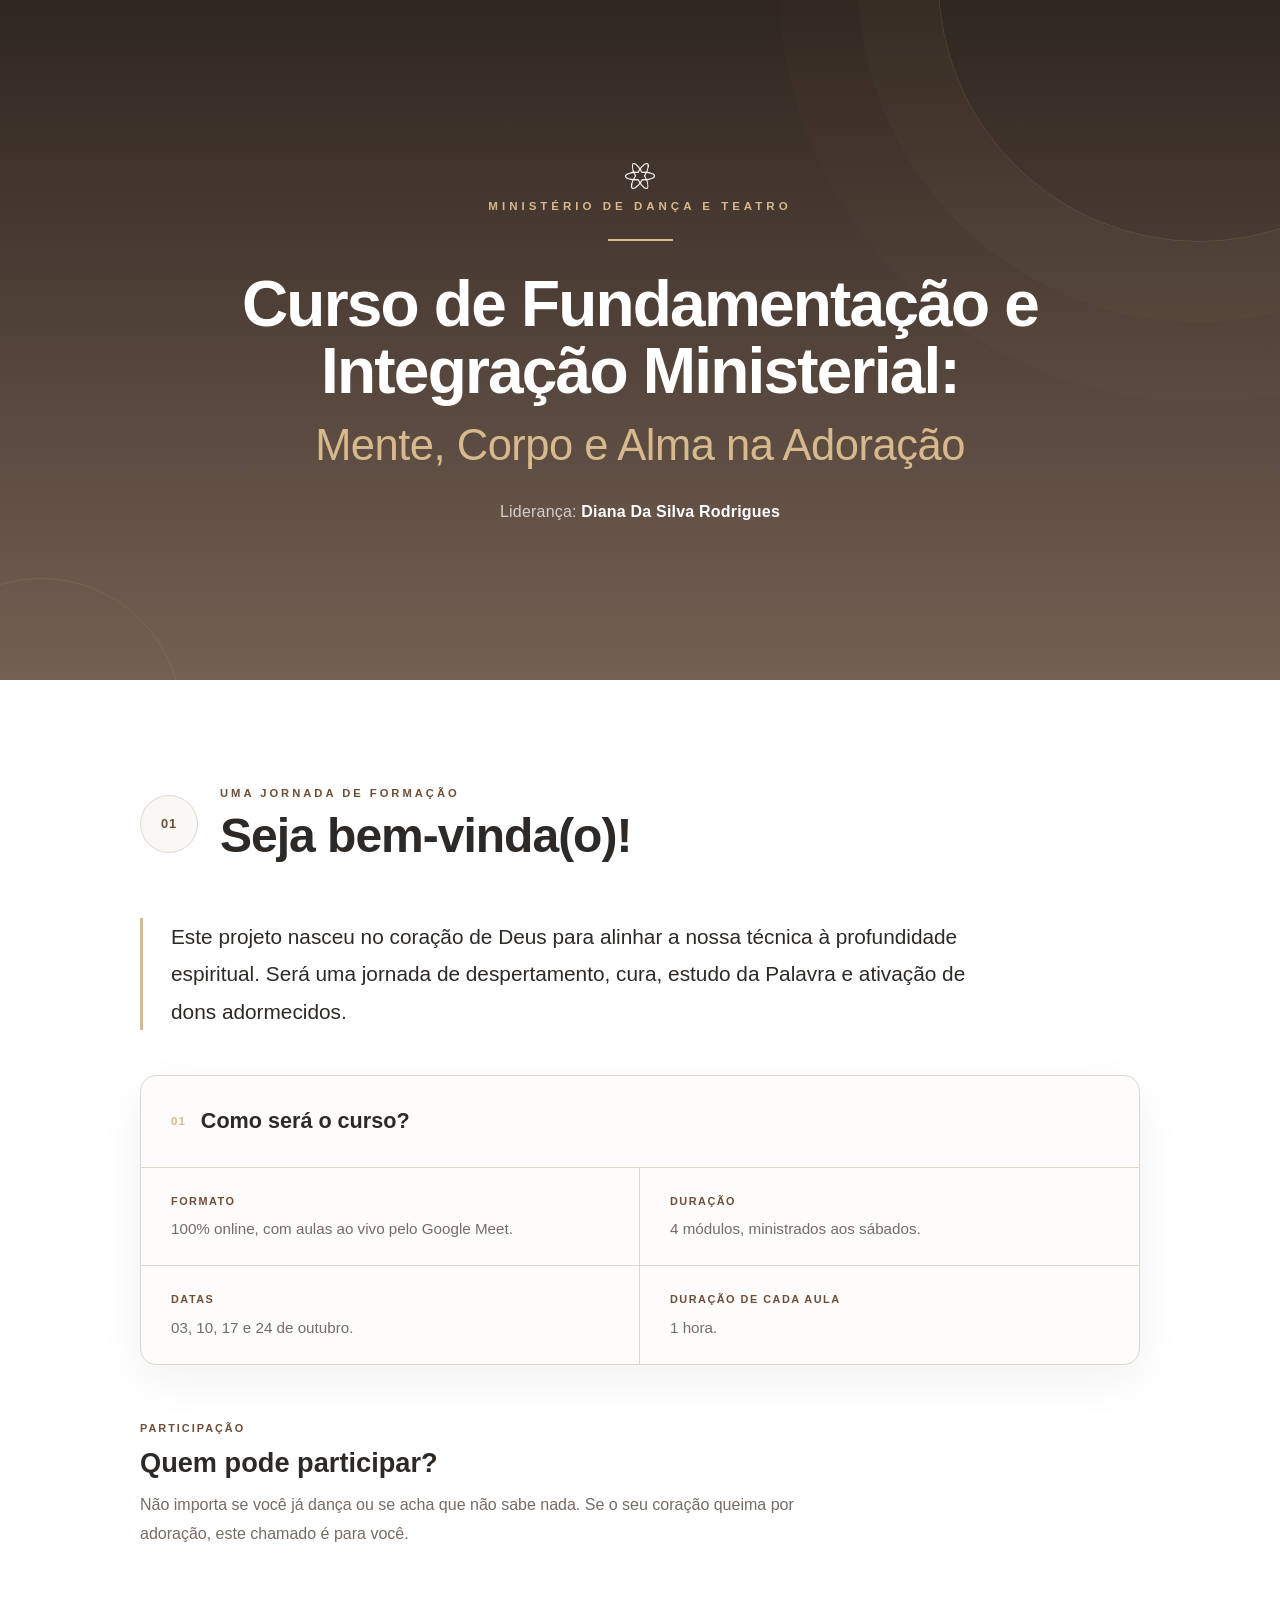
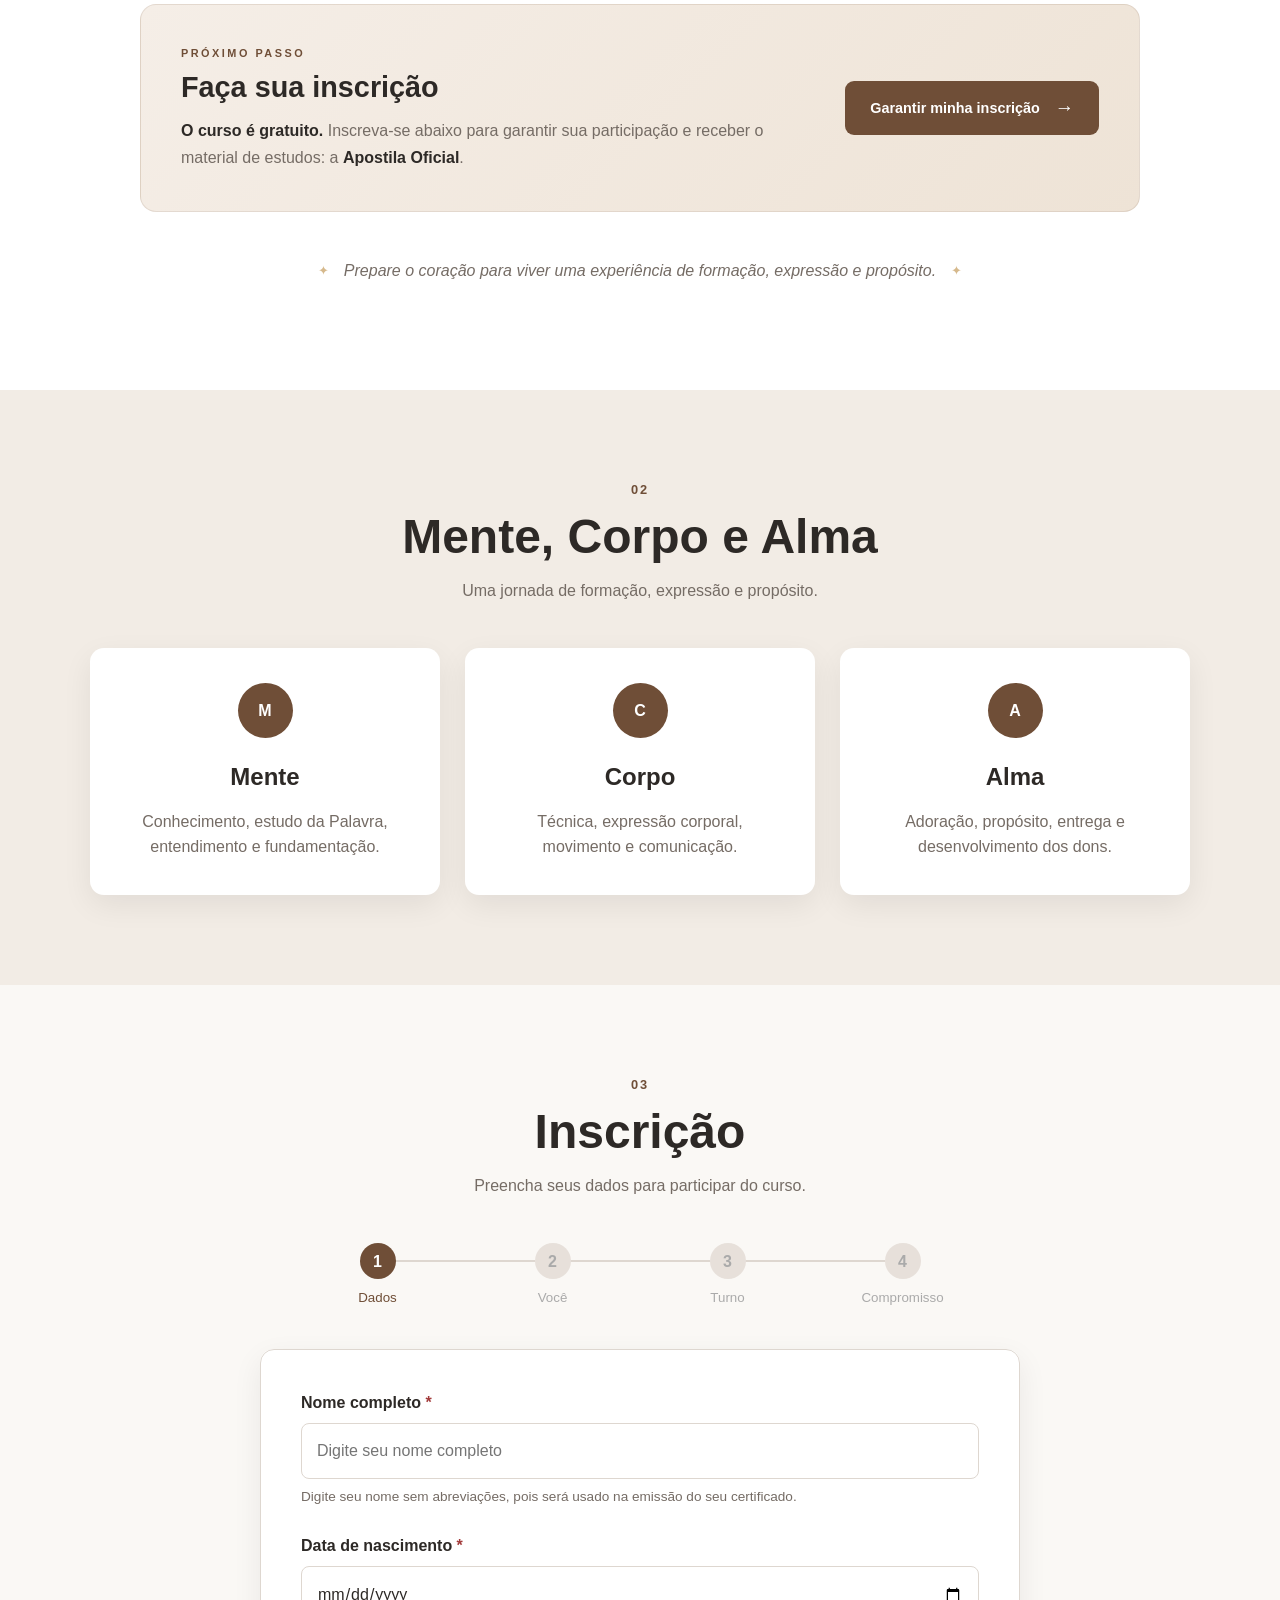
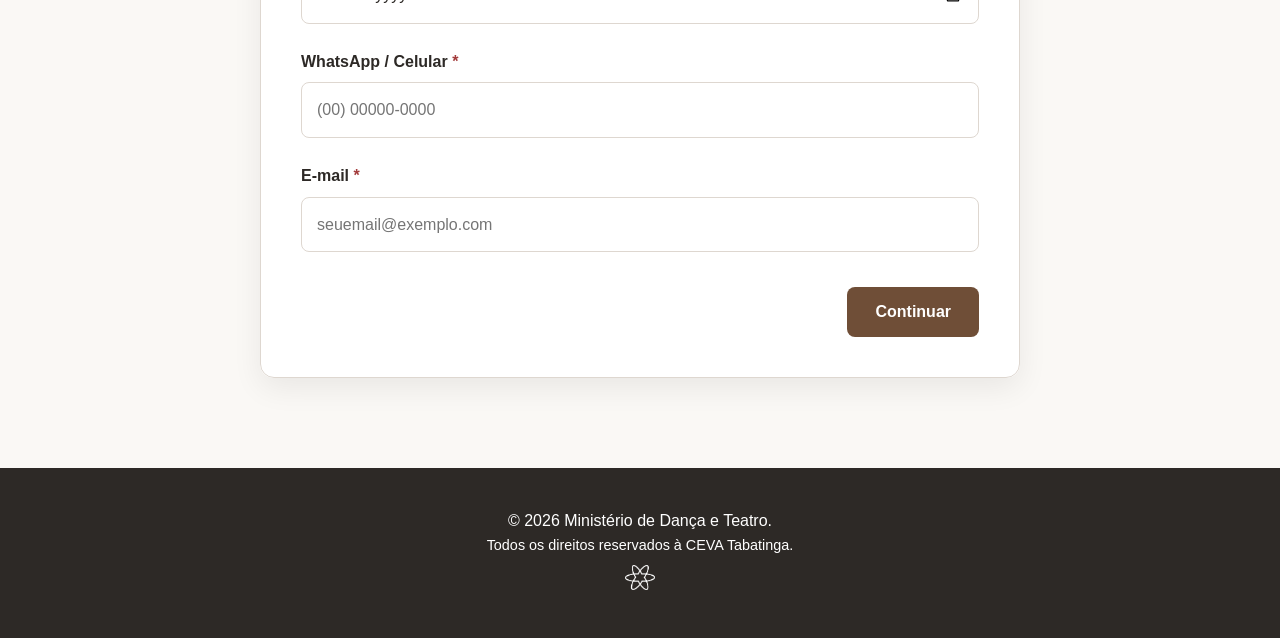
<file: index.html>
<!DOCTYPE html>
<html lang="pt-BR">
<head>
    <meta charset="UTF-8">

    <meta
        name="viewport"
        content="width=device-width, initial-scale=1.0"
    >

    <meta
        name="description"
        content="Curso de Fundamentação Ministerial — Mente, Corpo e Alma na Adoração."
    >

    <title>
        Curso de Fundamentação Ministerial
    </title>

    <link rel="stylesheet" href="css/style.css">
    <link rel="shortcut icon" href="assets/images/Ceva - Átomo branco.png" type="image/x-icon">
</head>

<body>

<!-- =========================
     CABEÇALHO / HERO
========================== -->

<header class="modern-hero">

    <div class="modern-container">

        <div class="modern-hero-content">

            <img class="simbolo-ceva-footer" src="assets/images/Ceva - Átomo branco.png" alt="Símbolo da CEVA">
            <p class="modern-hero-label">
                MINISTÉRIO DE DANÇA E TEATRO
            </p>

            <div class="modern-hero-divider"></div>

            <h1 class="modern-hero-title">
                Curso de Fundamentação e Integração Ministerial:
                <span>Mente, Corpo e Alma na Adoração</span>
            </h1>

            <p class="modern-hero-subtitle">
                Liderança:
                <strong>Diana Da Silva Rodrigues</strong>
            </p>

        </div>

    </div>

</header>


<main>

    <!-- =========================
         INTRODUÇÃO
    ========================== -->

    <section class="modern-introduction">

        <div class="modern-container">

            <div class="modern-section-heading">

                <div class="modern-section-number">
                    01
                </div>

                <div>
                    <p class="modern-section-eyebrow">
                        UMA JORNADA DE FORMAÇÃO
                    </p>

                    <h2>
                        Seja bem-vinda(o)!
                    </h2>
                </div>

            </div>


            <div class="modern-intro-content">

                <!-- PROPÓSITO -->

                <div class="modern-intro-purpose">

                    <p>
                        Este projeto nasceu no coração de Deus para alinhar
                        a nossa técnica à profundidade espiritual. Será uma
                        jornada de despertamento, cura, estudo da Palavra e
                        ativação de dons adormecidos.
                    </p>

                </div>


                <!-- INFORMAÇÕES DO CURSO -->

                <div class="modern-course-information">

                    <div class="modern-block-header">
                        <span>01</span>

                        <h3>
                            Como será o curso?
                        </h3>
                    </div>

                    <ul class="modern-course-details">

                        <li>
                            <span class="modern-detail-label">
                                Formato
                            </span>

                            <span class="modern-detail-value">
                                100% online, com aulas ao vivo pelo Google Meet.
                            </span>
                        </li>

                        <li>
                            <span class="modern-detail-label">
                                Duração
                            </span>

                            <span class="modern-detail-value">
                                4 módulos, ministrados aos sábados.
                            </span>
                        </li>

                        <li>
                            <span class="modern-detail-label">
                                Datas
                            </span>

                            <span class="modern-detail-value">
                                03, 10, 17 e 24 de outubro.
                            </span>
                        </li>

                        <li>
                            <span class="modern-detail-label">
                                Duração de cada aula
                            </span>

                            <span class="modern-detail-value">
                                1 hora.
                            </span>
                        </li>

                    </ul>

                </div>


                <!-- QUEM PODE PARTICIPAR -->

                <div class="modern-participation">

                    <span class="modern-small-label">
                        PARTICIPAÇÃO
                    </span>

                    <h3>
                        Quem pode participar?
                    </h3>

                    <p>
                        Não importa se você já dança ou se acha que não sabe nada.
                        Se o seu coração queima por adoração, este chamado é para você.
                    </p>

                </div>


                <!-- CTA -->

                <div class="modern-intro-highlight">

                    <div class="modern-highlight-content">

                        <span class="modern-highlight-label">
                            PRÓXIMO PASSO
                        </span>

                        <h3>
                            Faça sua inscrição
                        </h3>

                        <p>
                            <strong>O curso é gratuito.</strong>
                            Inscreva-se abaixo para garantir sua participação
                            e receber o material de estudos:
                            a <strong>Apostila Oficial</strong>.
                        </p>

                    </div>

                    <a href="#inscricao" class="modern-btn">
                        Garantir minha inscrição
                        <span>→</span>
                    </a>

                </div>


                <!-- FECHAMENTO -->

                <div class="modern-intro-closing">

                    <span>✦</span>

                    <p>
                        Prepare o coração para viver uma experiência de formação,
                        expressão e propósito.
                    </p>

                    <span>✦</span>

                </div>

            </div>

        </div>

    </section>


        <!-- =========================
             MENTE, CORPO E ALMA
        ========================== -->

        <section class="section pillars">

            <div class="container">

                <div class="section-heading centered">

                    <span class="section-number">
                        02
                    </span>

                    <h2>
                        Mente, Corpo e Alma
                    </h2>

                    <p>
                        Uma jornada de formação, expressão e propósito.
                    </p>

                </div>


                <div class="pillar-grid">

                    <article class="pillar-card">

                        <span class="pillar-icon">
                            M
                        </span>

                        <h3>
                            Mente
                        </h3>

                        <p>
                            Conhecimento, estudo da Palavra,
                            entendimento e fundamentação.
                        </p>

                    </article>


                    <article class="pillar-card">

                        <span class="pillar-icon">
                            C
                        </span>

                        <h3>
                            Corpo
                        </h3>

                        <p>
                            Técnica, expressão corporal,
                            movimento e comunicação.
                        </p>

                    </article>


                    <article class="pillar-card">

                        <span class="pillar-icon">
                            A
                        </span>

                        <h3>
                            Alma
                        </h3>

                        <p>
                            Adoração, propósito, entrega e
                            desenvolvimento dos dons.
                        </p>

                    </article>

                </div>

            </div>

        </section>


        <!-- =========================
             FORMULÁRIO
        ========================== -->

        <section
            class="section registration"
            id="inscricao"
        >

            <div class="container">

                <div class="section-heading centered">

                    <span class="section-number">
                        03
                    </span>

                    <h2>
                        Inscrição
                    </h2>

                    <p>
                        Preencha seus dados para participar do curso.
                    </p>

                </div>


                <!-- INDICADOR DAS ETAPAS -->

                <div class="steps">

                    <div class="step active">
                        <span>1</span>
                        <small>Dados</small>
                    </div>

                    <div class="step">
                        <span>2</span>
                        <small>Você</small>
                    </div>

                    <div class="step">
                        <span>3</span>
                        <small>Turno</small>
                    </div>

                    <div class="step">
                        <span>4</span>
                        <small>Compromisso</small>
                    </div>

                </div>


                <form id="registrationForm" novalidate>


                    <!-- =====================
                         ETAPA 1
                    ====================== -->

                    <fieldset
                        class="form-step active"
                        data-step="1"
                    >
                        <div class="form-group">

                            <label for="nome">
                                Nome completo
                                <span>*</span>
                            </label>

                            <input
                                type="text"
                                id="nome"
                                name="nome"
                                placeholder="Digite seu nome completo"
                                autocomplete="name"
                                required
                            >

                            <small>
                                Digite seu nome sem abreviações,
                                pois será usado na emissão do seu certificado.
                            </small>

                        </div>


                        <div class="form-group">

                            <label for="nascimento">
                                Data de nascimento
                                <span>*</span>
                            </label>

                            <input
                                type="date"
                                id="nascimento"
                                name="nascimento"
                                required
                            >

                        </div>


                        <div class="form-group">

                            <label for="whatsapp">
                                WhatsApp / Celular
                                <span>*</span>
                            </label>

                            <input
                                type="tel"
                                id="whatsapp"
                                name="whatsapp"
                                placeholder="(00) 00000-0000"
                                autocomplete="tel"
                                required
                            >

                        </div>


                        <div class="form-group">

                            <label for="email">
                                E-mail
                                <span>*</span>
                            </label>

                            <input
                                type="email"
                                id="email"
                                name="email"
                                placeholder="seuemail@exemplo.com"
                                autocomplete="email"
                                required
                            >

                        </div>


                        <div class="form-actions">

                            <button
                                type="button"
                                class="btn btn-primary next-step"
                            >
                                Continuar
                            </button>

                        </div>

                    </fieldset>


                    <!-- =====================
                         ETAPA 2
                    ====================== -->

                    <fieldset
                        class="form-step"
                        data-step="2"
                    >
                        <div class="form-group">

                            <label>
                                Qual é a sua situação atual em relação
                                ao Ministério de Dança/Teatro?
                                <span>*</span>
                            </label>


                            <div class="radio-group">

                                <label class="radio-option">

                                    <input
                                        type="radio"
                                        name="situacao"
                                        value="integrante"
                                        required
                                    >

                                    <span>
                                        Já sou integrante ativa
                                        do ministério.
                                    </span>

                                </label>


                                <label class="radio-option">

                                    <input
                                        type="radio"
                                        name="situacao"
                                        value="primeira-vez"
                                    >

                                    <span>
                                        É a minha primeira vez
                                        e quero começar.
                                    </span>

                                </label>


                                <label class="radio-option">

                                    <input
                                        type="radio"
                                        name="situacao"
                                        value="afastada"
                                        required
                                    >

                                    <span>
                                        Já fiz parte no passado,
                                        mas estou afastada há algum tempo.
                                    </span>

                                </label>


                                <label class="radio-option">

                                    <input
                                        type="radio"
                                        name="situacao"
                                        value="outro-ministerio"
                                        required
                                    >

                                    <span>
                                        Faço parte de outro ministério
                                        na igreja e quero somar.
                                    </span>

                                </label>

                            </div>

                        </div>


                        <!-- CAMPO CONDICIONAL -->

                        <div
                            class="form-group conditional-field"
                            id="campoAfastamento"
                            hidden
                        >

                            <label for="tempoAfastada">
                                Se você está afastada,
                                há quanto tempo aproximadamente?
                            </label>

                            <input
                                type="text"
                                id="tempoAfastada"
                                name="tempoAfastada"
                                placeholder="Ex.: 2 anos"
                            >

                        </div>


                        <div class="form-group">

                            <label>
                                Você sente que, por timidez, medo
                                ou correria, acabou "enterrando" ou
                                deixando esse dom adormecido?
                                <span>*</span>
                            </label>


                            <div class="radio-group">

                                <label class="radio-option">

                                    <input
                                        type="radio"
                                        name="dom"
                                        value="adormecido"
                                        required
                                    >

                                    <span>
                                        Sim, sinto que o dom está
                                        adormecido, mas quero muito
                                        despertá-lo.
                                    </span>

                                </label>


                                <label class="radio-option">

                                    <input
                                        type="radio"
                                        name="dom"
                                        value="pronto"
                                        required
                                    >

                                    <span>
                                        Não, meu coração já está
                                        queimando e pronto para aprender.
                                    </span>

                                </label>


                                <label class="radio-option">

                                    <input
                                        type="radio"
                                        name="dom"
                                        value="vergonha"
                                        required
                                    >

                                    <span>
                                        Tenho muita vergonha e receio
                                        de não saber me expressar,
                                        mas sinto o chamado de Deus.
                                    </span>

                                </label>

                            </div>

                        </div>


                        <div class="form-group">

                            <label for="objetivo">
                                O que você mais deseja viver,
                                aprender ou restaurar durante este curso?
                            </label>

                            <textarea
                                id="objetivo"
                                name="objetivo"
                                rows="5"
                                placeholder="Escreva aqui..."
                                required
                            ></textarea>

                        </div>


                        <div class="form-actions">

                            <button
                                type="button"
                                class="btn btn-secondary prev-step"
                            >
                                Voltar
                            </button>

                            <button
                                type="button"
                                class="btn btn-primary next-step"
                            >
                                Continuar
                            </button>

                        </div>

                    </fieldset>


                    <!-- =====================
                         ETAPA 3
                    ====================== -->

                    <fieldset
                        class="form-step"
                        data-step="3"
                    >

                        <p class="form-description">

                            Sabendo que as aulas acontecerão aos sábados
                            via Google Meet,
                            qual o melhor turno para você participar
                            e ser avaliada?

                        </p>


                        <div class="turno-grid">


                            <label class="turno-card">

                                <input
                                    type="radio"
                                    name="turno"
                                    value="manha"
                                    required
                                >

                                <span class="turno-content">

                                    <strong>
                                        ☀
                                    </strong>

                                    <b>
                                        Manhã
                                    </b>

                                    <small>
                                        06h às 07h
                                    </small>

                                    <em>
                                        Jejum, Oração e
                                        Estudo Teórico
                                    </em>

                                </span>

                            </label>


                            <label class="turno-card">

                                <input
                                    type="radio"
                                    name="turno"
                                    value="tarde"
                                >

                                <span class="turno-content">

                                    <strong>
                                        ◐
                                    </strong>

                                    <b>
                                        Tarde
                                    </b>

                                    <small>
                                        12h às 13h
                                    </small>

                                    <em>
                                        Jejum, Oração e
                                        Estudo Teórico
                                    </em>

                                </span>

                            </label>


                            <label class="turno-card">

                                <input
                                    type="radio"
                                    name="turno"
                                    value="noite"
                                >

                                <span class="turno-content">

                                    <strong>
                                        ☾
                                    </strong>

                                    <b>
                                        Noite
                                    </b>

                                    <small>
                                        18h às 19h
                                    </small>

                                    <em>
                                        Jejum, Oração e
                                        Estudo Teórico
                                    </em>

                                </span>

                            </label>

                        </div>


                        <div class="form-actions">

                            <button
                                type="button"
                                class="btn btn-secondary prev-step"
                            >
                                Voltar
                            </button>

                            <button
                                type="button"
                                class="btn btn-primary next-step"
                            >
                                Continuar
                            </button>

                        </div>

                    </fieldset>


                    <!-- =====================
                         ETAPA 4
                    ====================== -->

                    <fieldset
                        class="form-step"
                        data-step="4"
                    >

                        <legend>
                            Termo de Compromisso
                        </legend>


                        <div class="commitment">

                            <h3>
                                Meu compromisso
                            </h3>

                            <p>
                                Você se compromete a zelar por este
                                propósito, assistir às aulas no seu
                                turno escolhido e estudar a apostila
                                enviada pela liderança?
                            </p>


                            <label class="checkbox-option">

                                <input
                                    type="checkbox"
                                    id="compromisso"
                                    name="compromisso"
                                    required
                                >

                                <span>
                                    Sim, aceito o chamado e me comprometo
                                    com o propósito!
                                </span>

                            </label>

                        </div>


                        <div class="form-actions">

                            <button
                                type="button"
                                class="btn btn-secondary prev-step"
                            >
                                Voltar
                            </button>

                            <button
                                type="submit"
                                class="btn btn-primary"
                            >
                                Concluir minha inscrição
                            </button>

                        </div>

                    </fieldset>

                </form>

            </div>

        </section>

    </main>


    <!-- =========================
         RODAPÉ
    ========================== -->

    <footer class="footer">

        <div class="container">
            <span>
                &copy; 2026 Ministério de Dança e Teatro.
            </span>
            <p>
                Todos os direitos reservados à CEVA Tabatinga.
            </p>
            <img class="simbolo-ceva-footer" src="assets/images/Ceva - Átomo branco.png" alt="Símbolo da CEVA">

        </div>

    </footer>

    <script src="js/script.js"></script>

</body>
</html>
</file>
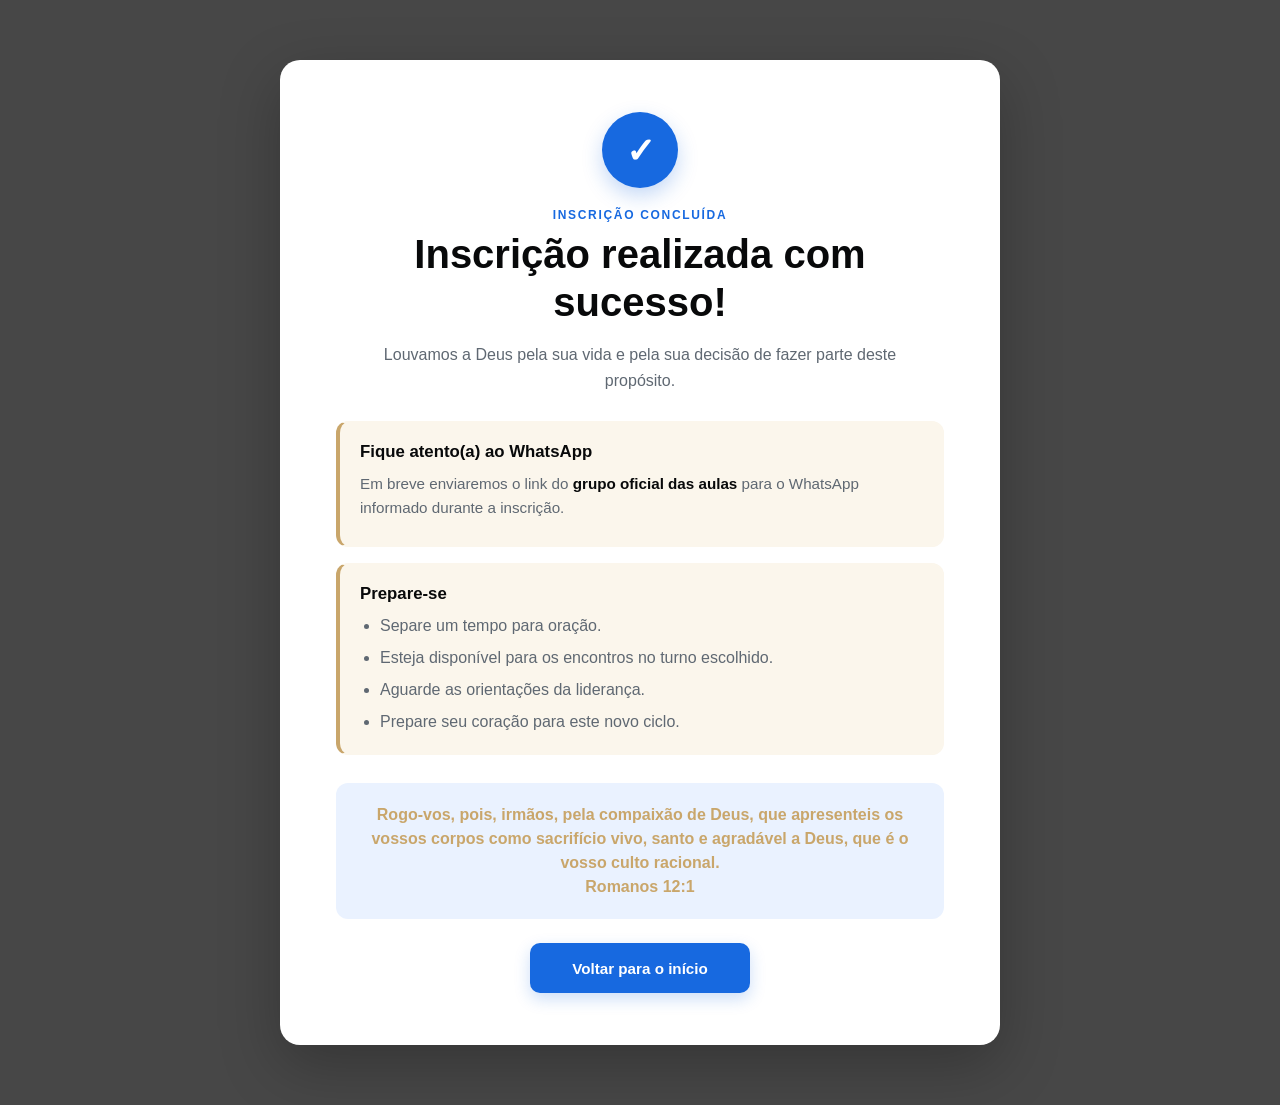
<file: confirmacao.html>
<!DOCTYPE html>
<html lang="pt-BR">

<head>
    <meta charset="UTF-8">

    <meta
        name="viewport"
        content="width=device-width, initial-scale=1.0"
    >

    <meta
        name="description"
        content="Confirmação de inscrição no Curso de Fundamentação Ministerial."
    >

    <title>
        Inscrição Confirmada | Curso de Fundamentação Ministerial
    </title>

    <link rel="stylesheet" href="css/confirmacao.css">
</head>


<body>

    <main class="confirmation-page">

        <section
            class="confirmation-card"
            aria-labelledby="confirmation-title"
        >

            <!-- Ícone de sucesso -->
            <div
                class="success-icon"
                aria-hidden="true"
            >
                ✓
            </div>


            <!-- Cabeçalho -->
            <header class="confirmation-header">

                <p class="confirmation-kicker">
                    INSCRIÇÃO CONCLUÍDA
                </p>

                <h1 id="confirmation-title">
                    Inscrição realizada com sucesso!
                </h1>

                <p class="confirmation-intro">
                    Louvamos a Deus pela sua vida e pela sua decisão
                    de fazer parte deste propósito.
                </p>

            </header>


            <!-- Informações -->
            <div class="confirmation-content">

                
                <div class="info-box">

                    <h2>
                        Fique atento(a) ao WhatsApp
                    </h2>

                    <p>
                        Em breve enviaremos o link do
                        <strong>
                            grupo oficial das aulas
                        </strong>
                        para o WhatsApp informado durante a inscrição.
                    </p>

                </div>


                <div class="info-box">

                    <h2>
                        Prepare-se
                    </h2>

                    <ul>

                        <li>
                            Separe um tempo para oração.
                        </li>

                        <li>
                            Esteja disponível para os encontros no
                            turno escolhido.
                        </li>

                        <li>
                            Aguarde as orientações da liderança.
                        </li>

                        <li>
                            Prepare seu coração para este novo ciclo.
                        </li>

                    </ul>

                </div>

            </div>


            <!-- Mensagem final -->
            <div class="final-message">

                <p>
                    Rogo-vos, pois, irmãos, pela compaixão de Deus, 
                    que apresenteis os vossos corpos como sacrifício vivo, 
                    santo e agradável a Deus, que é o vosso culto racional.
                </p>
                <p><strong>Romanos 12:1</strong></p>

            </div>


            <!-- Ações -->
            <footer class="confirmation-actions">

                <a
                    href="index.html"
                    class="button button-primary"
                >
                    Voltar para o início
                </a>

            </footer>

        </section>

    </main>

</body>

</html>
</file>
<file: css/style.css>
/* =========================================
   RESET
========================================= */

* {
    margin: 0;
    padding: 0;
    box-sizing: border-box;
}

html {
    scroll-behavior: smooth;
}

body {
    font-family: Arial, Helvetica, sans-serif;
    line-height: 1.6;
    background: #faf8f5;
    color: #2d2926;
}

button,
input,
textarea {
    font: inherit;
}

button {
    cursor: pointer;
}

a {
    text-decoration: none;
    color: inherit;
}


/* =========================================
   VARIÁVEIS
========================================= */

:root {
    --primary: #6f4e37;
    --primary-dark: #4f3525;
    --secondary: #d6b98c;

    --background: #faf8f5;
    --surface: #ffffff;

    --text: #2d2926;
    --text-light: #756c65;

    --border: #ded7d0;

    --radius: 14px;

    --shadow:
        0 10px 30px rgba(0, 0, 0, 0.07);
}


/* =========================================
   CONTAINER
========================================= */

.container {
    width: min(1100px, 92%);
    margin: 0 auto;
}


/* =========================================
   BOTÕES
========================================= */

.btn {
    display: inline-flex;

    justify-content: center;
    align-items: center;

    min-height: 50px;

    padding: 0 28px;

    border: none;
    border-radius: 8px;

    font-weight: bold;

    transition:
        transform 0.2s ease,
        background 0.2s ease;
}

.btn:hover {
    transform: translateY(-2px);
}

.btn-primary {
    background: var(--primary);
    color: white;
}

.btn-primary:hover {
    background: var(--primary-dark);
}

.hero .btn-primary {
    background: var(--secondary);
    color: #2d2926;
}

.btn-secondary {
    background: #eee9e4;
    color: var(--text);
}


/* =========================================
   SEÇÕES
========================================= */

.section {
    padding: 90px 0;
}

.section-heading {
    margin-bottom: 45px;
}

.section-heading.centered {
    text-align: center;
}

.section-number {
    display: block;

    margin-bottom: 8px;

    font-size: 0.8rem;
    font-weight: bold;

    letter-spacing: 2px;

    color: var(--primary);
}

.section-heading h2 {
    font-size: clamp(2rem, 4vw, 3rem);
    line-height: 1.2;

    margin-bottom: 12px;
}

.section-heading p {
    color: var(--text-light);
}


/* =========================================
   INTRODUÇÃO
========================================= */

.introduction {
    background: var(--surface);
}

.intro-text {
    max-width: 850px;

    margin: 0 auto;

    font-size: 1.08rem;
    color: var(--text-light);
}

.intro-text p {
    margin-bottom: 20px;
}


/* =========================================
   PILARES
========================================= */

.pillars {
    background: #f2ece5;
}

.pillar-grid {
    display: grid;

    grid-template-columns:
        repeat(3, 1fr);

    gap: 25px;
}

.pillar-card {
    padding: 35px;

    background: var(--surface);

    border-radius: var(--radius);

    box-shadow: var(--shadow);

    text-align: center;
}

.pillar-icon {
    display: flex;

    align-items: center;
    justify-content: center;

    width: 55px;
    height: 55px;

    margin: 0 auto 20px;

    border-radius: 50%;

    background: var(--primary);
    color: white;

    font-weight: bold;
}

.pillar-card h3 {
    margin-bottom: 12px;

    font-size: 1.5rem;
}

.pillar-card p {
    color: var(--text-light);
}


/* =========================================
   FORMULÁRIO
========================================= */

.registration {
    background: var(--background);
}

.steps {
    display: flex;

    justify-content: center;

    max-width: 700px;

    margin: 0 auto 40px;
}

.step {
    position: relative;

    display: flex;

    flex-direction: column;
    align-items: center;

    flex: 1;

    color: #aaa;
}

.step:not(:last-child)::after {
    content: "";

    position: absolute;

    top: 17px;
    left: 60%;

    width: 80%;
    height: 2px;

    background: var(--border);

    z-index: 0;
}

.step span {
    position: relative;

    z-index: 1;

    display: flex;

    align-items: center;
    justify-content: center;

    width: 36px;
    height: 36px;

    border-radius: 50%;

    background: #e7e0da;

    font-weight: bold;
}

.step small {
    margin-top: 8px;
}

.step.active {
    color: var(--primary);
}

.step.active span {
    background: var(--primary);
    color: white;
}


/* =========================================
   FORM STEP
========================================= */

.form-step {
    display: none;

    max-width: 760px;

    margin: 0 auto;

    padding: 40px;

    border: 1px solid var(--border);
    border-radius: var(--radius);

    background: var(--surface);

    box-shadow: var(--shadow);
}

.form-step.active {
    display: block;
}

.form-step legend {
    width: 100%;

    margin-bottom: 35px;

    font-size: 1.8rem;
    font-weight: bold;
}

.form-description {
    margin-bottom: 30px;

    color: var(--text-light);
}


/* =========================================
   CAMPOS
========================================= */

.form-group {
    margin-bottom: 25px;
}

.form-group label {
    display: block;

    margin-bottom: 8px;

    font-weight: bold;
}

.form-group label span {
    color: #a23a3a;
}

.form-group small {
    display: block;

    margin-top: 7px;

    color: var(--text-light);

    font-size: 0.85rem;
}

input[type="text"],
input[type="date"],
input[type="tel"],
input[type="email"],
textarea {
    width: 100%;

    padding: 14px 15px;

    border: 1px solid var(--border);
    border-radius: 8px;

    outline: none;

    background: white;

    color: var(--text);

    transition:
        border-color 0.2s,
        box-shadow 0.2s;
}

input:focus,
textarea:focus {
    border-color: var(--primary);

    box-shadow:
        0 0 0 3px rgba(111, 78, 55, 0.1);
}

textarea {
    resize: vertical;
}


/* =========================================
   RADIO
========================================= */

.radio-group {
    display: flex;

    flex-direction: column;

    gap: 12px;
}

.radio-option {
    display: flex !important;

    align-items: flex-start;

    gap: 12px;

    padding: 15px;

    border: 1px solid var(--border);

    border-radius: 8px;

    cursor: pointer;

    font-weight: normal !important;

    transition: background 0.2s;
}

.radio-option:hover {
    background: #faf7f4;
}

.radio-option input {
    margin-top: 4px;
}


/* =========================================
   CAMPO CONDICIONAL
========================================= */

.conditional-field {
    padding: 20px;

    border-left: 4px solid var(--secondary);

    background: #faf7f4;

    border-radius: 5px;
}


/* =========================================
   TURNOS
========================================= */

.turno-grid {
    display: grid;

    grid-template-columns:
        repeat(3, 1fr);

    gap: 15px;

    margin-bottom: 35px;
}

.turno-card {
    cursor: pointer;
}

.turno-card input {
    position: absolute;

    opacity: 0;
}

.turno-content {
    display: flex;

    flex-direction: column;

    align-items: center;

    justify-content: center;

    min-height: 220px;

    padding: 25px;

    border: 2px solid var(--border);

    border-radius: var(--radius);

    text-align: center;

    transition:
        border-color 0.2s,
        background 0.2s,
        transform 0.2s;
}

.turno-content strong {
    margin-bottom: 15px;

    font-size: 2rem;

    color: var(--primary);
}

.turno-content b {
    font-size: 1.3rem;

    text-transform: uppercase;
}

.turno-content small {
    margin-top: 5px;

    font-size: 1rem;
}

.turno-content em {
    margin-top: 15px;

    color: var(--text-light);

    font-size: 0.85rem;

    font-style: normal;
}

.turno-card input:checked + .turno-content {
    border-color: var(--primary);

    background: #f5eee7;

    transform: translateY(-3px);
}


/* =========================================
   COMPROMISSO
========================================= */

.commitment {
    padding: 30px;

    margin-bottom: 30px;

    border-radius: var(--radius);

    background: #f5eee7;
}

.commitment h3 {
    margin-bottom: 10px;
}

.commitment p {
    margin-bottom: 25px;

    color: var(--text-light);
}

.checkbox-option {
    display: flex;

    align-items: flex-start;

    gap: 12px;

    cursor: pointer;

    font-weight: bold;
}

.checkbox-option input {
    margin-top: 5px;

    width: 18px;
    height: 18px;
}


/* =========================================
   AÇÕES DO FORMULÁRIO
========================================= */

.form-actions {
    display: flex;

    justify-content: flex-end;

    gap: 12px;

    margin-top: 35px;
}


/* =========================================
   RODAPÉ
========================================= */

.footer {
    padding: 40px 0;

    background: #2d2926;

    color: white;

    text-align: center;
}

.footer p {
    margin-bottom: 5px;

    font-size: 0.9rem;
}


/* =========================================
   RESPONSIVIDADE
========================================= */

@media (max-width: 768px) {

    .hero {
        min-height: 550px;
    }

    .section {
        padding: 65px 0;
    }

    .pillar-grid {
        grid-template-columns: 1fr;
    }

    .turno-grid {
        grid-template-columns: 1fr;
    }

    .form-step {
        padding: 25px 20px;
    }

    .steps {
        margin-bottom: 30px;
    }

    .step small {
        font-size: 0.7rem;
    }

    .form-actions {
        flex-direction: column-reverse;
    }

    .form-actions .btn {
        width: 100%;
    }

    .step:not(:last-child)::after {
        width: 65%;
    }

}

legend {
    font-size: 1.8rem;
    font-weight: bold;
    margin-bottom: 35px;
}


/* =========================================================
   MODERN DESIGN
   HERO + INTRODUÇÃO
   CSS ISOLADO
========================================================= */


/* =========================================================
   CONTAINER
========================================================= */

.modern-container {
    width: min(1100px, 92%);
    margin: 0 auto;
}


/* =========================================================
   HERO
========================================================= */

.modern-hero {
    position: relative;

    min-height: 680px;

    display: flex;
    align-items: center;

    overflow: hidden;

    color: #ffffff;

    background:
        linear-gradient(
            rgba(35, 25, 19, 0.94),
            rgba(79, 53, 37, 0.78)
        )
}


/* elemento decorativo */

.modern-hero::before {
    content: "";

    position: absolute;

    width: 520px;
    height: 520px;

    top: -280px;
    right: -180px;

    border-radius: 50%;

    border: 1px solid rgba(214, 185, 140, 0.15);

    box-shadow:
        0 0 0 80px rgba(214, 185, 140, 0.025),
        0 0 0 160px rgba(214, 185, 140, 0.015);
}


/* segundo elemento decorativo */

.modern-hero::after {
    content: "";

    position: absolute;

    width: 280px;
    height: 280px;

    bottom: -180px;
    left: -100px;

    border-radius: 50%;

    border: 1px solid rgba(214, 185, 140, 0.12);
}


/* =========================================================
   HERO CONTENT
========================================================= */

.modern-hero-content {
    position: relative;

    z-index: 2;

    width: min(900px, 100%);

    margin: 0 auto;

    text-align: center;
}


/* =========================================================
   HERO LABEL
========================================================= */

.modern-hero-label {
    margin-bottom: 24px;

    color: #d6b98c;

    font-size: 0.72rem;

    font-weight: 700;

    letter-spacing: 4px;

    text-transform: uppercase;
}


/* =========================================================
   HERO DIVIDER
========================================================= */

.modern-hero-divider {
    width: 65px;
    height: 2px;

    margin: 0 auto 30px;

    background: #d6b98c;
}


/* =========================================================
   HERO TITLE
========================================================= */

.modern-hero-title {
    margin: 0;

    font-size: clamp(2.5rem, 5vw, 4.8rem);

    line-height: 1.05;

    letter-spacing: -1.8px;

    font-weight: 700;
}

.modern-hero-title span {
    display: block;

    margin-top: 18px;

    color: #d6b98c;

    font-size: 0.68em;

    font-weight: 400;

    letter-spacing: -0.5px;
}


/* =========================================================
   HERO SUBTITLE
========================================================= */

.modern-hero-subtitle {
    margin-top: 30px;

    color: rgba(255, 255, 255, 0.72);

    font-size: 1rem;

    letter-spacing: 0.2px;
}

.modern-hero-subtitle strong {
    color: #ffffff;

    font-weight: 600;
}


/* =========================================================
   INTRODUÇÃO
========================================================= */

.modern-introduction {
    padding: 105px 0;

    background: #ffffff;
}

.modern-introduction .modern-container {
    width: min(1000px, 92%);
}


/* =========================================================
   SECTION HEADING
========================================================= */

.modern-section-heading {
    display: flex;

    align-items: center;

    gap: 22px;

    margin-bottom: 55px;
}

.modern-section-number {
    flex-shrink: 0;

    display: flex;

    align-items: center;
    justify-content: center;

    width: 58px;
    height: 58px;

    border: 1px solid #ded7d0;

    border-radius: 50%;

    background: #faf8f5;

    color: #6f4e37;

    font-size: 0.8rem;

    font-weight: 700;

    letter-spacing: 1px;
}

.modern-section-eyebrow {
    margin-bottom: 7px;

    color: #6f4e37;

    font-size: 0.7rem;

    font-weight: 700;

    letter-spacing: 3px;
}

.modern-section-heading h2 {
    margin: 0;

    color: #2d2926;

    font-size: clamp(2rem, 4vw, 3rem);

    line-height: 1.1;

    letter-spacing: -1px;
}


/* =========================================================
   INTRO CONTENT
========================================================= */

.modern-intro-content {
    display: flex;

    flex-direction: column;

    gap: 45px;
}


/* =========================================================
   PROPÓSITO
========================================================= */

.modern-intro-purpose {
    max-width: 850px;

    padding-left: 28px;

    border-left: 3px solid #d6b98c;
}

.modern-intro-purpose p {
    margin: 0;

    color: #2d2926;

    font-size: clamp(1.1rem, 2vw, 1.3rem);

    line-height: 1.8;
}


/* =========================================================
   COURSE INFORMATION
========================================================= */

.modern-course-information {
    overflow: hidden;

    border: 1px solid #ded7d0;

    border-radius: 16px;

    background: #fdfcfb;

    box-shadow:
        0 15px 45px rgba(45, 41, 38, 0.06);
}


/* =========================================================
   COURSE HEADER
========================================================= */

.modern-block-header {
    display: flex;

    align-items: center;

    gap: 15px;

    padding: 28px 30px;

    border-bottom: 1px solid #ded7d0;
}

.modern-block-header span {
    color: #d6b98c;

    font-size: 0.72rem;

    font-weight: 700;

    letter-spacing: 1px;
}

.modern-block-header h3 {
    margin: 0;

    color: #2d2926;

    font-size: 1.35rem;
}


/* =========================================================
   COURSE DETAILS
========================================================= */

.modern-course-details {
    display: grid;

    grid-template-columns: repeat(2, 1fr);

    list-style: none;

    margin: 0;

    padding: 0;
}

.modern-course-details li {
    display: flex;

    flex-direction: column;

    gap: 7px;

    padding: 25px 30px;

    border-bottom: 1px solid #ded7d0;
}

.modern-course-details li:nth-child(odd) {
    border-right: 1px solid #ded7d0;
}

.modern-course-details li:nth-last-child(-n + 2) {
    border-bottom: none;
}


/* =========================================================
   DETAIL LABEL
========================================================= */

.modern-detail-label {
    color: #6f4e37;

    font-size: 0.68rem;

    font-weight: 700;

    letter-spacing: 1.5px;

    text-transform: uppercase;
}


/* =========================================================
   DETAIL VALUE
========================================================= */

.modern-detail-value {
    color: #756c65;

    font-size: 0.95rem;

    line-height: 1.55;
}


/* =========================================================
   PARTICIPAÇÃO
========================================================= */

.modern-participation {
    max-width: 780px;

    padding: 10px 0;
}

.modern-small-label {
    display: block;

    margin-bottom: 9px;

    color: #6f4e37;

    font-size: 0.68rem;

    font-weight: 700;

    letter-spacing: 2px;
}

.modern-participation h3 {
    margin-bottom: 12px;

    color: #2d2926;

    font-size: 1.7rem;

    line-height: 1.2;
}

.modern-participation p {
    max-width: 700px;

    margin: 0;

    color: #756c65;

    font-size: 1rem;

    line-height: 1.8;
}


/* =========================================================
   CTA
========================================================= */

.modern-intro-highlight {
    display: flex;

    align-items: center;

    justify-content: space-between;

    gap: 40px;

    padding: 40px;

    border: 1px solid rgba(111, 78, 55, 0.12);

    border-radius: 16px;

    background:
        linear-gradient(
            135deg,
            #f5eee7,
            #eee3d6
        );
}


/* =========================================================
   CTA CONTENT
========================================================= */

.modern-highlight-content {
    max-width: 650px;
}

.modern-highlight-label {
    display: block;

    margin-bottom: 8px;

    color: #6f4e37;

    font-size: 0.68rem;

    font-weight: 700;

    letter-spacing: 2.5px;
}

.modern-highlight-content h3 {
    margin-bottom: 12px;

    color: #2d2926;

    font-size: 1.8rem;

    line-height: 1.2;
}

.modern-highlight-content p {
    margin: 0;

    color: #756c65;

    line-height: 1.7;
}

.modern-highlight-content strong {
    color: #2d2926;
}


/* =========================================================
   CTA BUTTON
========================================================= */

.modern-btn {
    flex-shrink: 0;

    display: inline-flex;

    align-items: center;

    justify-content: center;

    gap: 15px;

    min-height: 54px;

    padding: 0 25px;

    border-radius: 9px;

    background: #6f4e37;

    color: #ffffff;

    font-size: 0.9rem;

    font-weight: 700;

    transition:
        transform 0.2s ease,
        background 0.2s ease,
        box-shadow 0.2s ease;
}

.modern-btn span {
    font-size: 1.2rem;

    transition: transform 0.2s ease;
}

.modern-btn:hover {
    transform: translateY(-2px);

    background: #4f3525;

    box-shadow:
        0 12px 25px rgba(79, 53, 37, 0.18);
}

.modern-btn:hover span {
    transform: translateX(4px);
}


/* =========================================================
   FECHAMENTO
========================================================= */

.modern-intro-closing {
    display: flex;

    align-items: center;

    justify-content: center;

    gap: 15px;

    max-width: 750px;

    margin: 0 auto;

    text-align: center;
}

.modern-intro-closing p {
    margin: 0;

    color: #756c65;

    font-size: 1rem;

    font-style: italic;

    line-height: 1.7;
}

.modern-intro-closing > span {
    color: #d6b98c;

    font-size: 0.8rem;
}


/* =========================================================
   RESPONSIVIDADE
========================================================= */

@media (max-width: 768px) {

    .modern-hero {
        min-height: 580px;

        padding: 70px 0;
    }

    .modern-hero-label {
        font-size: 0.62rem;

        letter-spacing: 2.5px;
    }

    .modern-hero-title {
        font-size: clamp(2.2rem, 10vw, 3.2rem);

        letter-spacing: -1px;
    }

    .modern-hero-title span {
        margin-top: 14px;

        font-size: 0.7em;
    }

    .modern-hero-subtitle {
        font-size: 0.9rem;
    }


    .modern-introduction {
        padding: 70px 0;
    }


    .modern-section-heading {
        align-items: flex-start;

        gap: 15px;

        margin-bottom: 40px;
    }

    .modern-section-number {
        width: 48px;
        height: 48px;
    }

    .modern-section-eyebrow {
        font-size: 0.6rem;

        letter-spacing: 2px;
    }

    .modern-section-heading h2 {
        font-size: 2rem;
    }


    .modern-intro-content {
        gap: 35px;
    }


    .modern-intro-purpose {
        padding-left: 20px;
    }

    .modern-intro-purpose p {
        font-size: 1.05rem;
    }


    .modern-block-header {
        padding: 23px 20px;
    }


    .modern-course-details {
        grid-template-columns: 1fr;
    }

    .modern-course-details li {
        padding: 20px;
    }

    .modern-course-details li:nth-child(odd) {
        border-right: none;
    }

    .modern-course-details li:nth-last-child(-n + 2) {
        border-bottom: 1px solid #ded7d0;
    }

    .modern-course-details li:last-child {
        border-bottom: none;
    }


    .modern-intro-highlight {
        flex-direction: column;

        align-items: flex-start;

        padding: 30px 25px;

        gap: 25px;
    }

    .modern-btn {
        width: 100%;
    }


    .modern-intro-closing {
        gap: 8px;
    }

    .modern-intro-closing p {
        font-size: 0.9rem;
    }
}

.simbolo-ceva-footer {
    width: 30px;
    height: auto;
    display: block;
    margin: 8px auto 8px auto;
}
</file>
<file: css/confirmacao.css>
/* =========================================================
   VARIÁVEIS
========================================================= */

:root {
    --black: #08090a;
    --black-soft: #111315;

    --white: #ffffff;
    --white-soft: #f5f7fa;

    --blue: #1769e0;
    --blue-dark: #0d4fae;
    --blue-light: #eaf2ff;

    --gold: #c9a66b;
    --gold-soft: #fbf6ec;

    --gray-100: #f1f3f5;
    --gray-200: #e1e5e9;
    --gray-600: #5f6872;

    --success: #1769e0;
}


/* =========================================================
   RESET
========================================================= */

* {
    box-sizing: border-box;
}


html {
    scroll-behavior: smooth;
}


body {
    margin: 0;

    min-height: 100vh;

    font-family:
        Arial,
        Helvetica,
        sans-serif;

    color: var(--black);

    background:
        linear-gradient(
            rgba(0, 0, 0, 0.72),
            rgba(0, 0, 0, 0.72)
        );
}


/* =========================================================
   PÁGINA
========================================================= */

.confirmation-page {

    min-height: 100vh;

    display: flex;

    align-items: center;
    justify-content: center;

    padding: 24px 16px;
}


/* =========================================================
   CARD PRINCIPAL
========================================================= */

.confirmation-card {

    width: 100%;
    max-width: 720px;

    padding: 32px 20px;

    background: var(--white);

    border-radius: 20px;

    box-shadow:
        0 20px 60px rgba(0, 0, 0, 0.25);

    text-align: center;
}


/* =========================================================
   ÍCONE
========================================================= */

.success-icon {

    width: 68px;
    height: 68px;

    margin: 0 auto 20px;

    display: flex;

    align-items: center;
    justify-content: center;

    border-radius: 50%;

    background: var(--blue);

    color: var(--white);

    font-size: 2rem;
    font-weight: 800;

    box-shadow:
        0 8px 20px rgba(23, 105, 224, 0.25);
}


/* =========================================================
   CABEÇALHO
========================================================= */

.confirmation-kicker {

    margin: 0 0 8px;

    color: var(--blue);

    font-size: 0.75rem;
    font-weight: 800;

    letter-spacing: 0.14em;

    text-transform: uppercase;
}


.confirmation-header h1 {

    margin: 0;

    color: var(--black);

    font-size: 1.8rem;

    line-height: 1.2;
}


.confirmation-intro {

    max-width: 560px;

    margin: 16px auto 0;

    color: var(--gray-600);

    font-size: 1rem;

    line-height: 1.6;
}


/* =========================================================
   CONTEÚDO
========================================================= */

.confirmation-content {

    display: grid;

    gap: 16px;

    margin-top: 28px;

    text-align: left;
}


/* =========================================================
   BOX DE INFORMAÇÃO
========================================================= */

.info-box {

    padding: 20px;

    background: var(--gold-soft);

    border: 1px solid var(--gold-soft);

    border-left: 4px solid var(--gold);

    border-radius: 12px;
}


.info-box h2 {

    margin: 0 0 10px;

    color: var(--black);

    font-size: 1.05rem;
}


.info-box p {

    margin: 7px 0;

    color: var(--gray-600);

    font-size: 0.95rem;

    line-height: 1.55;
}


.info-box strong {

    color: var(--black);
}


/* =========================================================
   LISTA
========================================================= */

.info-box ul {

    margin: 0;

    padding-left: 20px;

    color: var(--gray-600);
}


.info-box li {

    margin-bottom: 8px;

    line-height: 1.5;
}


.info-box li:last-child {

    margin-bottom: 0;
}


/* =========================================================
   MENSAGEM FINAL
========================================================= */

.final-message {

    margin-top: 28px;

    padding: 20px;

    background: var(--blue-light);

    border-radius: 12px;
}


.final-message p {

    margin: 0;

    color: var(--gold);

    font-size: 1rem;

    font-weight: 700;

    line-height: 1.5;
}


/* =========================================================
   BOTÃO
========================================================= */

.confirmation-actions {

    margin-top: 24px;
}


.button {

    display: inline-flex;

    align-items: center;
    justify-content: center;

    min-height: 50px;

    width: 100%;

    padding: 12px 20px;

    border-radius: 10px;

    text-decoration: none;

    font-size: 0.95rem;
    font-weight: 700;

    transition:
        transform 0.2s ease,
        background-color 0.2s ease,
        box-shadow 0.2s ease;
}


.button-primary {

    background: var(--blue);

    color: var(--white);

    box-shadow:
        0 6px 16px rgba(23, 105, 224, 0.22);
}


.button-primary:hover {

    background: var(--blue-dark);

    transform: translateY(-1px);
}


.button-primary:focus-visible {

    outline: 3px solid var(--blue-light);

    outline-offset: 3px;
}


/* =========================================================
   TABLET
========================================================= */

@media (min-width: 600px) {

    .confirmation-page {
        padding: 40px 24px;
    }


    .confirmation-card {
        padding: 44px 40px;
    }


    .confirmation-header h1 {
        font-size: 2.2rem;
    }


    .button {
        width: auto;

        min-width: 220px;
    }

}


/* =========================================================
   DESKTOP
========================================================= */

@media (min-width: 900px) {

    .confirmation-page {
        padding: 60px 24px;
    }


    .confirmation-card {
        padding: 52px 56px;
    }


    .success-icon {
        width: 76px;
        height: 76px;

        font-size: 2.2rem;
    }


    .confirmation-header h1 {
        font-size: 2.5rem;
    }

}
</file>
